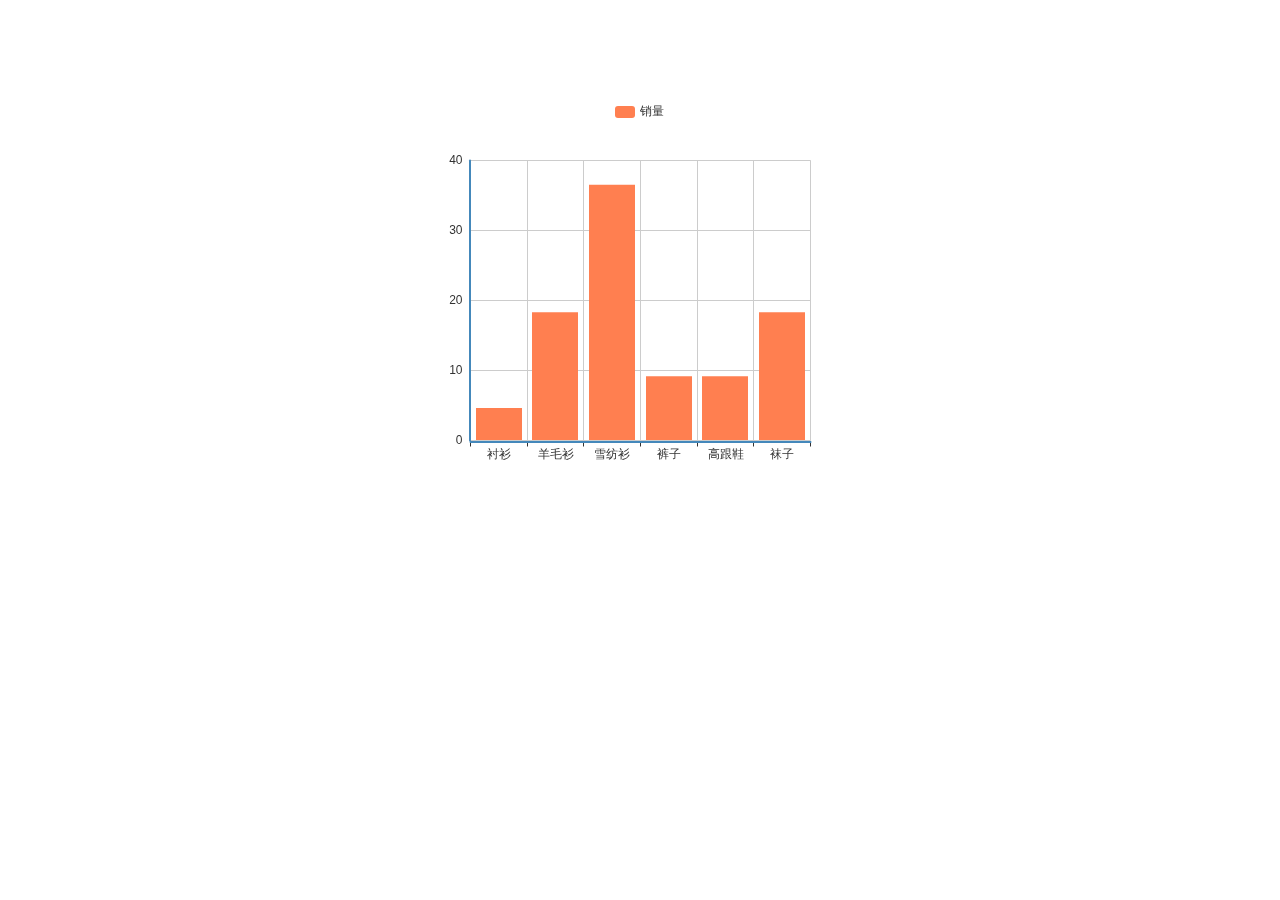
<file: echarts图表/index.html>
<!DOCTYPE html>
<html>
<head>
	<title>echart</title>
	<style type="text/css">
		#box {
			width:500px; height:400px; background:#20b2aa; margin:100px auto;
		}
	</style>
</head>
<body>
	<div id="box">
		
	</div>
	<script src="./dist/echarts.js"></script>
	<script>
		require.config({
			paths:{
				 echarts:'./dist'
				//echarts: 'http://echarts.baidu.com/build/dist'
			}
		});

		require(
           [
               'echarts',
               'echarts/chart/bar' // 使用柱状图就加载bar模块，按需加载
           ],
           function (ec) {
               // 基于准备好的dom，初始化echarts图表
               var box = ec.init(document.getElementById('box')); 
               
               var option = {
                   tooltip: {
                       show: true
                   },
                   legend: {
                       data:['销量']
                   },
                   xAxis : [
                       {
                           type : 'category',
                           data : ["衬衫","羊毛衫","雪纺衫","裤子","高跟鞋","袜子"]
                       }
                   ],
                   yAxis : [
                       {
                           type : 'value'
                       }
                   ],
                   series : [
                       {
                           "name":"销量",
                           "type":"bar",
                           "data":[5, 20, 40, 10, 10, 20]
                       }
                   ]
               };
       
               // 为echarts对象加载数据 
               box.setOption(option); 
           }
       );
	</script>
</body>
</html>
</file>
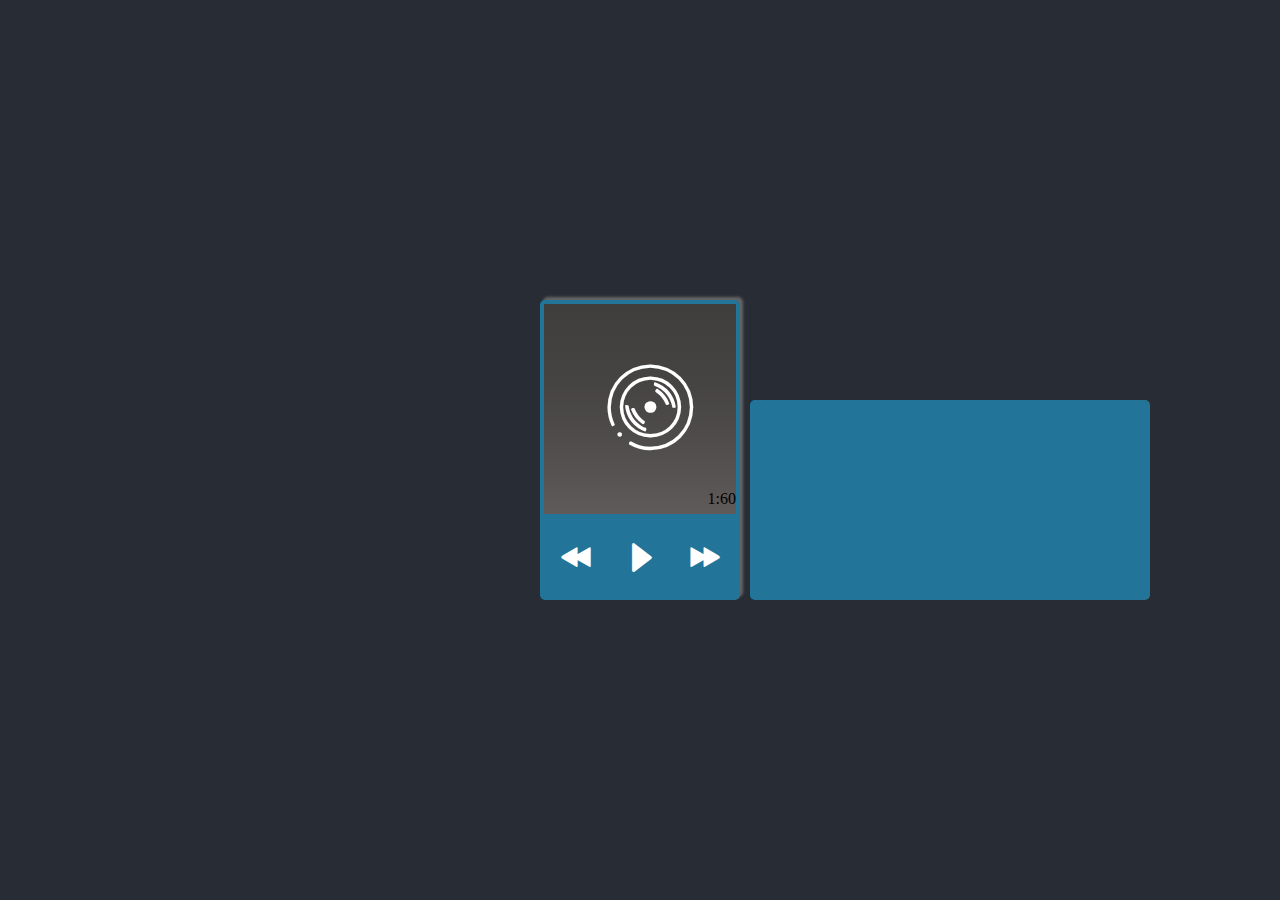
<file: 播放器/index.html>
<!DOCTYPE html>
<html lang="en">
<head>
	<meta charset="UTF-8"/>
	<title>music</title>
	<link rel="stylesheet" type="text/css" href="./css/iconfont.css">
	<link rel="stylesheet" type="text/css" href="./css/index.css">	
	<script src="./js/utils.js"></script>
</head>
<body>
	<!-- <audio src="./music/1.mp3" controls=""></autio> -->
	<div id="box">
		<p class="songtitle"></p>
		<div class="screen">
			<i class="iconfont icon-music"></i>
			<div class="progress">
				<div class="time">1:60</div>
				<div class="bar"></div>
			</div>
		</div>
		<div class="btns">
			<i class="prev iconfont icon-shangyishou"></i>
			<i class="play iconfont icon-bofang"></i>
			<i class="pause iconfont icon-pause"></i>
			<i class="next iconfont icon-xiayishou"></i>
		</div>
		<div id="track">
			<b class="item"></b>
		</div>
	</div>
	<script>
		//元素居中
		function _center(dom){
		    dom.style.position = 'absolute';
		    dom.style.top = '50%';
		    dom.style.left = '50%';
		    dom.style['margin-top'] = - dom.offsetHeight / 2 + 'px';
		    dom.style['margin-left'] = - dom.offsetWidth / 2 + 'px';
		}
		//定义音乐类
		class Music {
			constructor() {
				this.musicDom = null
				this.songs=[]
				this.index=0
			}
			//生成一个audio标签
			init(){
				this.musicDom = document.createElement('audio')
			}
			//添加音乐
			add(src){
				this.songs.push(src)
			}
			//播放指定音乐
			mPlay(){
				this.musicDom.src = this.songs[this.index]
				this.musicDom.play()
			}
			//暂停
			mPause(){
				this.musicDom.pause()
			}
			//下一首
			mNext(){
				this.index++
				let len = this.songs.length
				if(this.index >= len){
					this.index = 0
				}
				this.mPlay()
			}
			//上一首
			mPrev(){
				this.index--
				let len = this.songs.length
				if(this.index < 0 ){
					this.index = len-1
				}
				this.mPlay()
			}
			//获取歌曲题目
			getSongTitle(){
				let songTitle = ''
				songTitle = this.songs[this.index].split('/')[2].split('.')[0]
				return songTitle
			}
			//获取当前播放时间
			/*getSongCurTime(){
				muc.musicDom.ontimeupdate = function(){
					if(!this.musicDom) return;
					let curTime = this.musicDom.currentTime
					let m = curTime/60|0
					let s = curTime%60
					let curT = (m<10? '0'+m : m) + ':' + (s<10 ? '0'+s : s)
					console.log(curT)
				}
			}*/
		}
		//居中屏幕
		let box = $('#box')
		_center(box)//居中
		let micon = $('.icon-music')[0]
		_center(micon)

		let muc = new Music();
		muc.init()
		function getSongCurTime(){
			let curTime = muc.musicDom.currentTime
			let m = curTime/60|0
			let s = curTime%60|0
			let curT = (m<10? '0'+m : m) + ':' + (s<10 ? '0'+s : s)
			console.log(curT)
			return curT
		}

		setInterval(muc.getSongCurTime,1000)

		muc.add('./music/就算我唱遍所有情歌.mp3')
		muc.add('./music/我如此爱你.mp3')
		muc.add('./music/在这世界上没有天使.mp3')
		//muc.mPlay(0)

		

		let play = $('.icon-bofang')[0]
		let pause = $('.icon-pause')[0]
		let prev = $('.icon-shangyishou')[0]
		let next = $('.icon-xiayishou')[0]
		let mlogo = $('.icon-music')[0]
		let songtitle = $('.songtitle')[0]
		let time = $('.time')[0]
		let bar = $('.bar')[0]
		let track = $('#track')
		let trackitem = $('.item',track)[0]
		console.log(trackitem)
		

		play.onclick = function(){
			playOrPause(true)
			muc.mPlay(muc.index)
			songtitle.innerHTML = muc.getSongTitle()
		}
		pause.onclick = function(){
			playOrPause(false)
			muc.mPause()
		}
		next.onclick = function(){
			muc.mNext()
			playOrPause(true)
			songtitle.innerHTML = muc.getSongTitle()
		}
		prev.onclick = function(){
			muc.mPrev()
			playOrPause(true)
			songtitle.innerHTML = muc.getSongTitle()
		}

		function playOrPause(status){
			if(status){
				play.style.display = 'none'
				pause.style.display = 'block'
				mlogo.classList.add('musiclogo')
			}else{
				play.style.display = 'block'
				pause.style.display = 'none'
				mlogo.classList.remove('musiclogo')
			}
		}

		//每次更新时间触发该函数
		muc.musicDom.ontimeupdate = function(){
			let curTime = muc.musicDom.currentTime
			let m = curTime/60|0
			let s = curTime%60|0
			let curT = (m<10? '0'+m : m) + ':' + (s<10 ? '0'+s : s)
			//当前播放时间
			time.innerHTML = curT
			console.log(33)
			//进度条
			let nowWidthPercent = curTime/muc.musicDom.duration
			bar.style.width = nowWidthPercent*100 + '%'
			//音轨条
			let trackitems = $('.item',track)
			for(let i=0; i<trackitems.length; i++){
				trackitems[i].style.height = Math.random()*150 + 'px'
			}

		}
		//音轨
		function createTrack(){
			let trackWidth = track.clientWidth
			let trackItemWidth = trackitem.offsetWidth+5
			let maxNum = (trackWidth/trackItemWidth)|0
			
			let html = ''
			for(let i=0; i<maxNum; i++){
				html+= `<b class="item" style="left:${ i*trackItemWidth }px;"></b>`
			}
			console.log(trackItemWidth)
			track.innerHTML = html;
		}
		createTrack()
	</script>
</body>
</html>
</file>
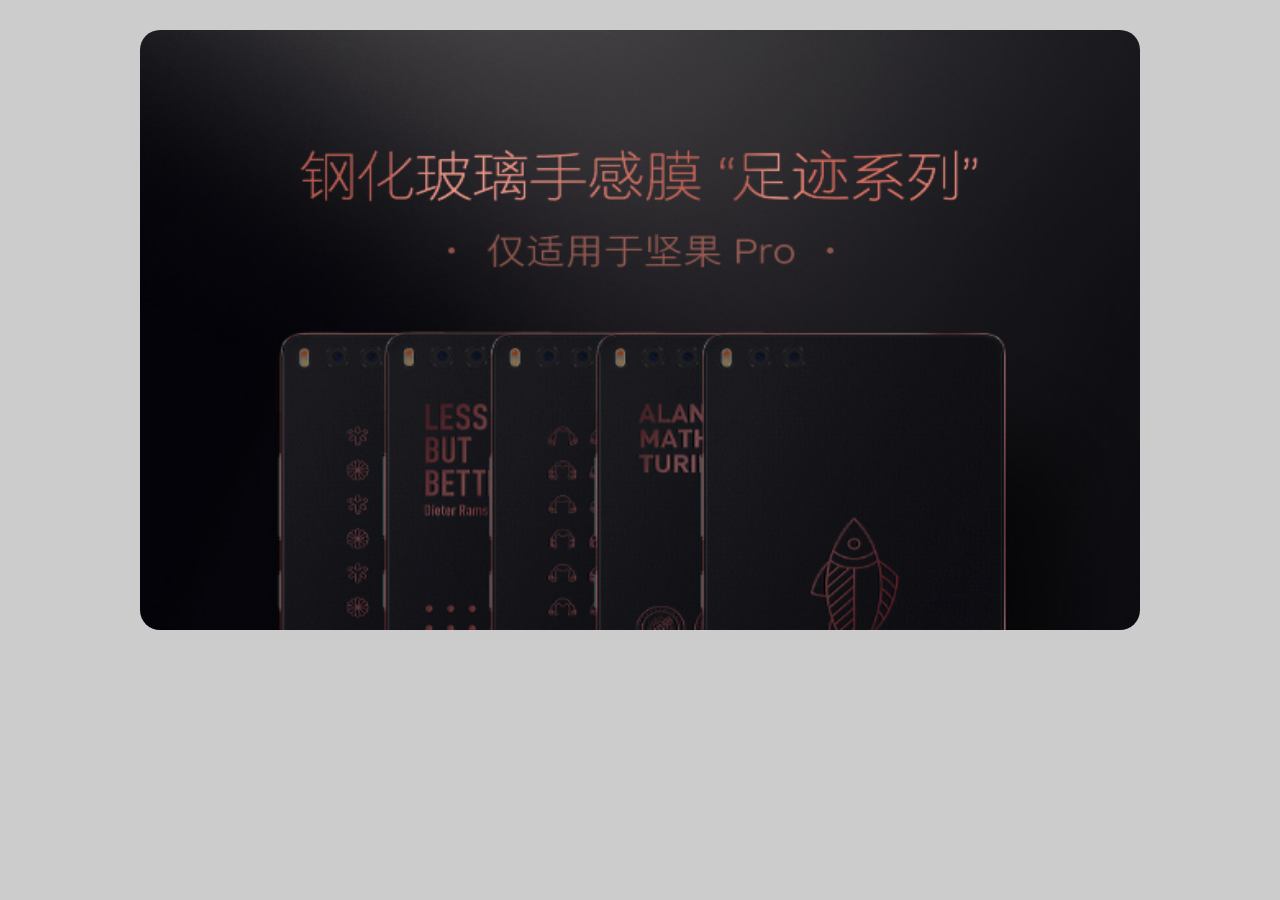
<file: 锤子首页banner/index.html>
<!DOCTYPE html>
<html>
<head>
	<title>锤子</title>
	<style type="text/css">
		body {
			margin:0;
			background:#ccc;
		}
		#box {
			width:1000px;
			margin:30px auto;
			perspective: 800px;
			transform-style:preserve-3d;
			transform-origin: 50% 50%;
			

		}
		#imgbox {
			width:1000px;
			height:600px;
			border-radius:20px;
			overflow: hidden;
		}
		img	{
			width:1000px;
			height:600px;
			-transform:rotateY(10deg);
			-transition:all .1s;
		}
	</style>
</head>
<body>
	<div id="box">
		<div id="imgbox">
			<img id="img" src="./1.jpg">
		</div>
	</div>
	<script>
		let imgW = 1/2*img.offsetWidth;
		let imgH = 1/2*img.offsetHeight;

		imgbox.onmousemove = function(ev){
			imgbox.style.transition = '0s'
			let mX = ev.clientX - box.offsetLeft;
			let mY = ev.clientY - box.offsetTop;

			let rounX = (imgW - mX)/imgW;//x轴 左边：正  右边：负
			let rounY = (imgH - mY)/imgH;//y轴 上边：正  下边：负

			imgbox.style.transform = `rotateY(${-rounX*10}deg) rotateX(${rounY*10}deg)`
		}
		imgbox.onmouseout = function(){
			imgbox.style.transition = '0.2s'
			imgbox.style.transform = `rotateY(0deg) rotateX(0deg)`
		}
	</script>
</body>
</html>
</file>
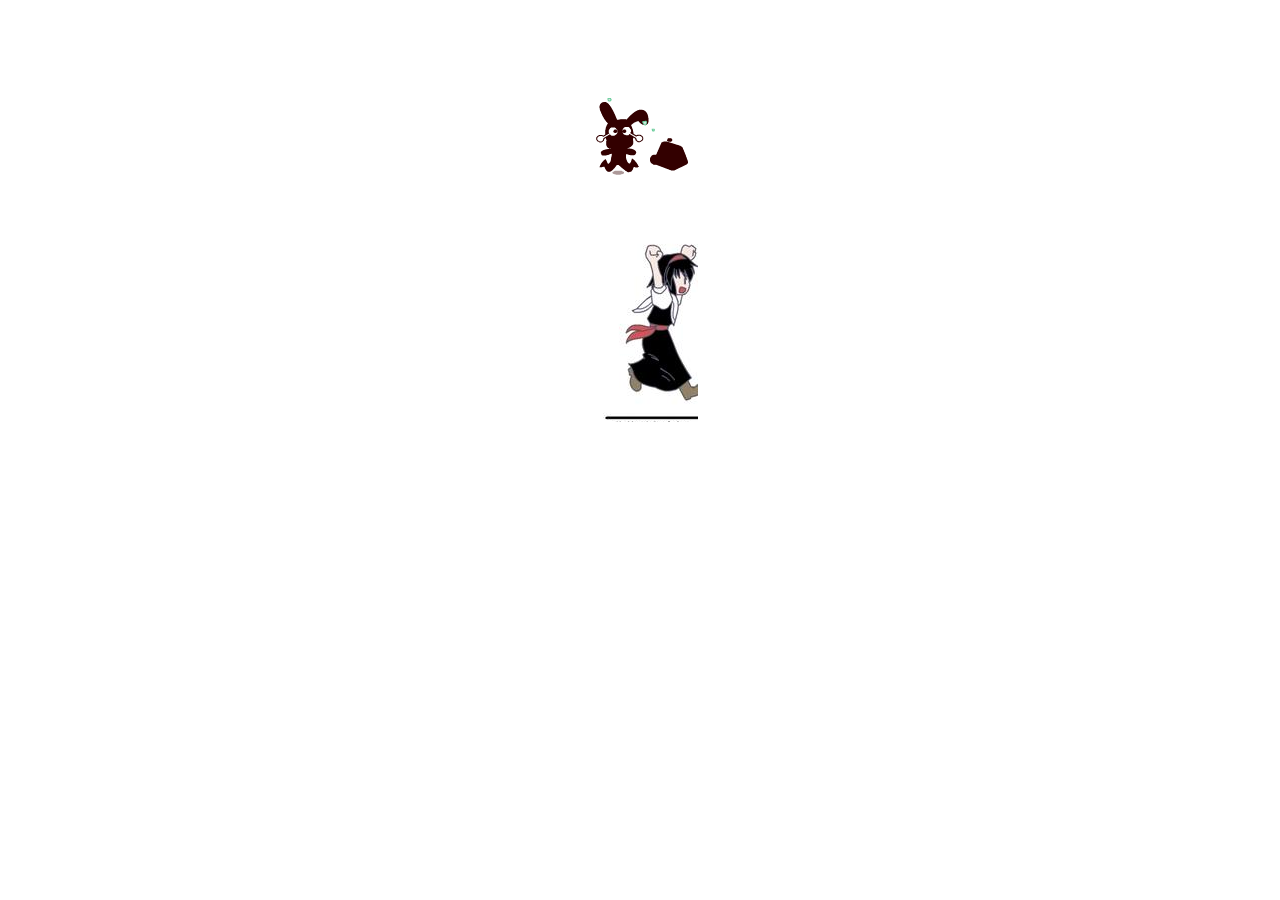
<file: 帧动画/animation.html>
<!DOCTYPE html>
<html lang="en">
<head>
    <meta charset="UTF-8">
    <meta name="viewport" content="width=device-width, initial-scale=1.0">
    <meta http-equiv="X-UA-Compatible" content="ie=edge">
    <title>Document</title>
    <style>
        #rabbit{
            width:102px;
            height:90px;
            margin:0 auto;
        }
        #girl{
            width:115px;
            height:180px;
            margin:0 auto;
        }
        
    </style>
</head>
<body>
    <br/>
    <br/>
    <br/>
    <br/>
    <br/>
    <div id="rabbit"></div>
    <br/>
    <br/>
    <br/>
    <div id="girl"></div>
    <script>
        /* 1.在动画控制上不够灵活
        　　2.兼容性不好
        　　3.部分动画功能无法实现（如滚动动画，视差滚动等）
        　　JavaScript的动画正好弥补了这两个缺点，控制能力很强，可以单帧的控制、变换，同时写得好完全可以兼容IE6，并且功能强大。但想想CSS动画的transform矩阵是C++级的计算，必然要比javascript级的计算要快。另外对库的依赖也是一个很让人头疼的问题。
        　　所以，对于一些复杂控制的动画，使用javascript会比较靠谱。而在实现一些小的交互动效的时候，就多考虑考虑CSS吧。
        */
        let imgUrl = 'rabbit-lose.png';
        let positions = ["0 0", "-163 0", "-327 0", "-491 0", "-655 0", "-819 0", "0 -135", "-166 -135", "-333 -135", "-500 -135", "-668 -135", "-835 -135", "0 -262"];
        let rabbit = document.getElementById('rabbit')

        let imgUrl2 = 'girl.jpg';
        let positions2 = ["20 -190", "-104 -190", "-214 -190"];
        let girl = document.getElementById('girl')

        
        animation(rabbit,positions,imgUrl)
        animation(girl,positions2,imgUrl2)
        // 原理：改变图片的位置，实现动画帧；
        // el   doc元素
        // positions  图片的位置，数组
        // imgUrl  图片地址
        function animation(el,positions,imgUrl){
            // 引入背景图
            el.style.backgroundImage = 'url('+imgUrl+')';
            el.style.backgroundRepeat = 'no-repeat';

            let index = 0;// 获取图片位置的索引
            let timer = 0;
            //run是用来切换图片位置的
            function run(){
               // console.log(positions[index])
                let position = positions[index].split(' ');
                console.log(position)
                // 注意x轴坐标后留空格
                el.style.backgroundPosition = position[0] + 'px '+ position[1] + 'px'
                //console.log(el.style.backgroundPosition)
                index++;
                if(index >= positions.length){
                    index = 0;
                }
                clearInterval(timer)
                timer = setInterval(run,100)
            }
            run()
        }
    </script>
</body>
</html>
</file>
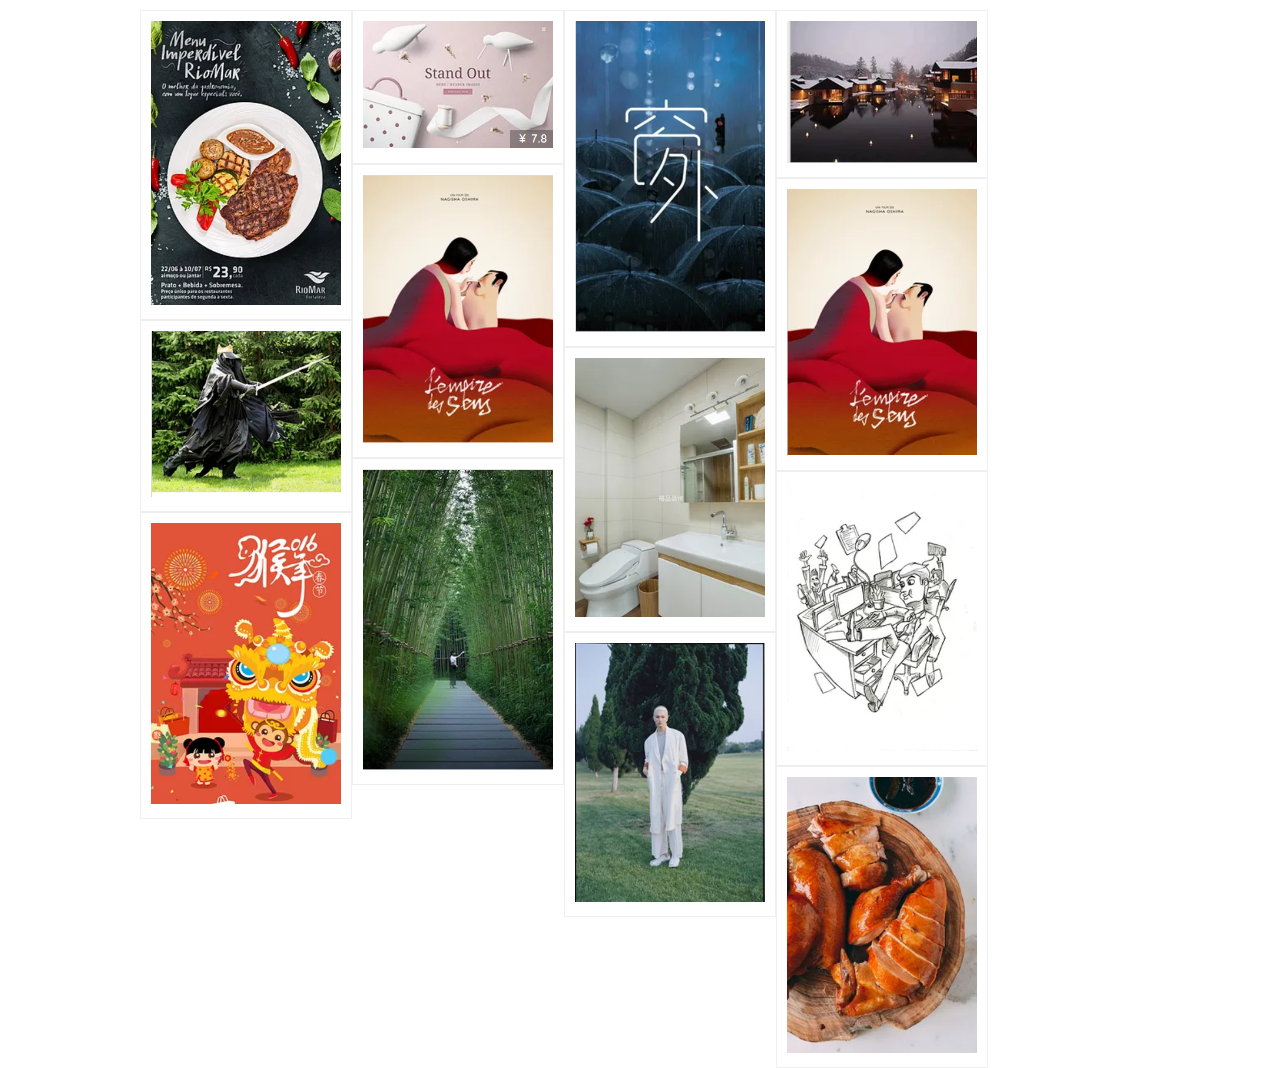
<file: 瀑布流/cc.html>
<!DOCTYPE html> 
<html> 
<head> 
<meta http-equiv="Content-Type" content="text/html; charset=UTF-8"> 
<title>瀑布流布局</title> 
<style type="text/css"> 
body{margin:0; font-family:微软雅黑;} 
#flow-box{
    margin:10px auto 0 auto;
    padding:0; 
    position:relative;
    width: 1000px;   
 } 
#flow-box li{ 
    width:190px; 
    position:absolute; 
    padding:10px; 
    border:solid 1px #efefef; 
    list-style:none; 
}
#flow-box li img{
    width:100%;
} 

</style> 
</head> 
<body> 
<ul id="flow-box"> 
    <li><img src="./images/1.png"/></li> 
    <li><img src="./images/2.png"/></li> 
    <li><img src="./images/3.png"/></li> 
    <li><img src="./images/4.png"/></li> 
    <li><img src="./images/5.png"/></li> 
    <li><img src="./images/6.png"/></li> 
    <li><img src="./images/7.png"/></li> 
    <li><img src="./images/8.png"/></li> 
    <li><img src="./images/9.png"/></li> 
    <li><img src="./images/10.png"/></li> 
    <li><img src="./images/11.png"/></li> 
    <li><img src="./images/12.png"/></li> 
    <li><img src="./images/13.png"/></li> 
    </ul> 

<script>
    window.onload =function(){  //图片加载完成以后再计算图片的高度
        let liAll =document.getElementsByTagName("li"); 
        let box= document.getElementById("flow-box");

        let lie =Math.floor(box.offsetWidth/liAll[0].offsetWidth);
        let hArr =[]   
        for(let i=0;i<lie;i++){
            hArr.push(0)
        }       
        let n=0
      
        for(var z=0;z<liAll.length;z++){      //因为第一排是4张，开始从第五张循环
                for(let y =0;y<hArr.length;y++){ //循环hArr数组 获取每列高度最小的那一列的，列数；
                    if(hArr[y] ==Math.min(...hArr)){  
                        n=y  
                        break;
                    }
                }  
                liAll[z].style.top = Math.min(...hArr)+"px"   //每张图都是放在高度最小的那一列的下面
                hArr[n]= Math.min(...hArr)+ liAll[z].offsetHeight;   //放好图片更新每一列的高度
            
                liAll[z].style.left=liAll[n].offsetWidth*n+"px";    //每张图的left都为高度最小的列的那个left
            
            
        }
      
    }
    
    
</script>
</body> 
</html>
</file>
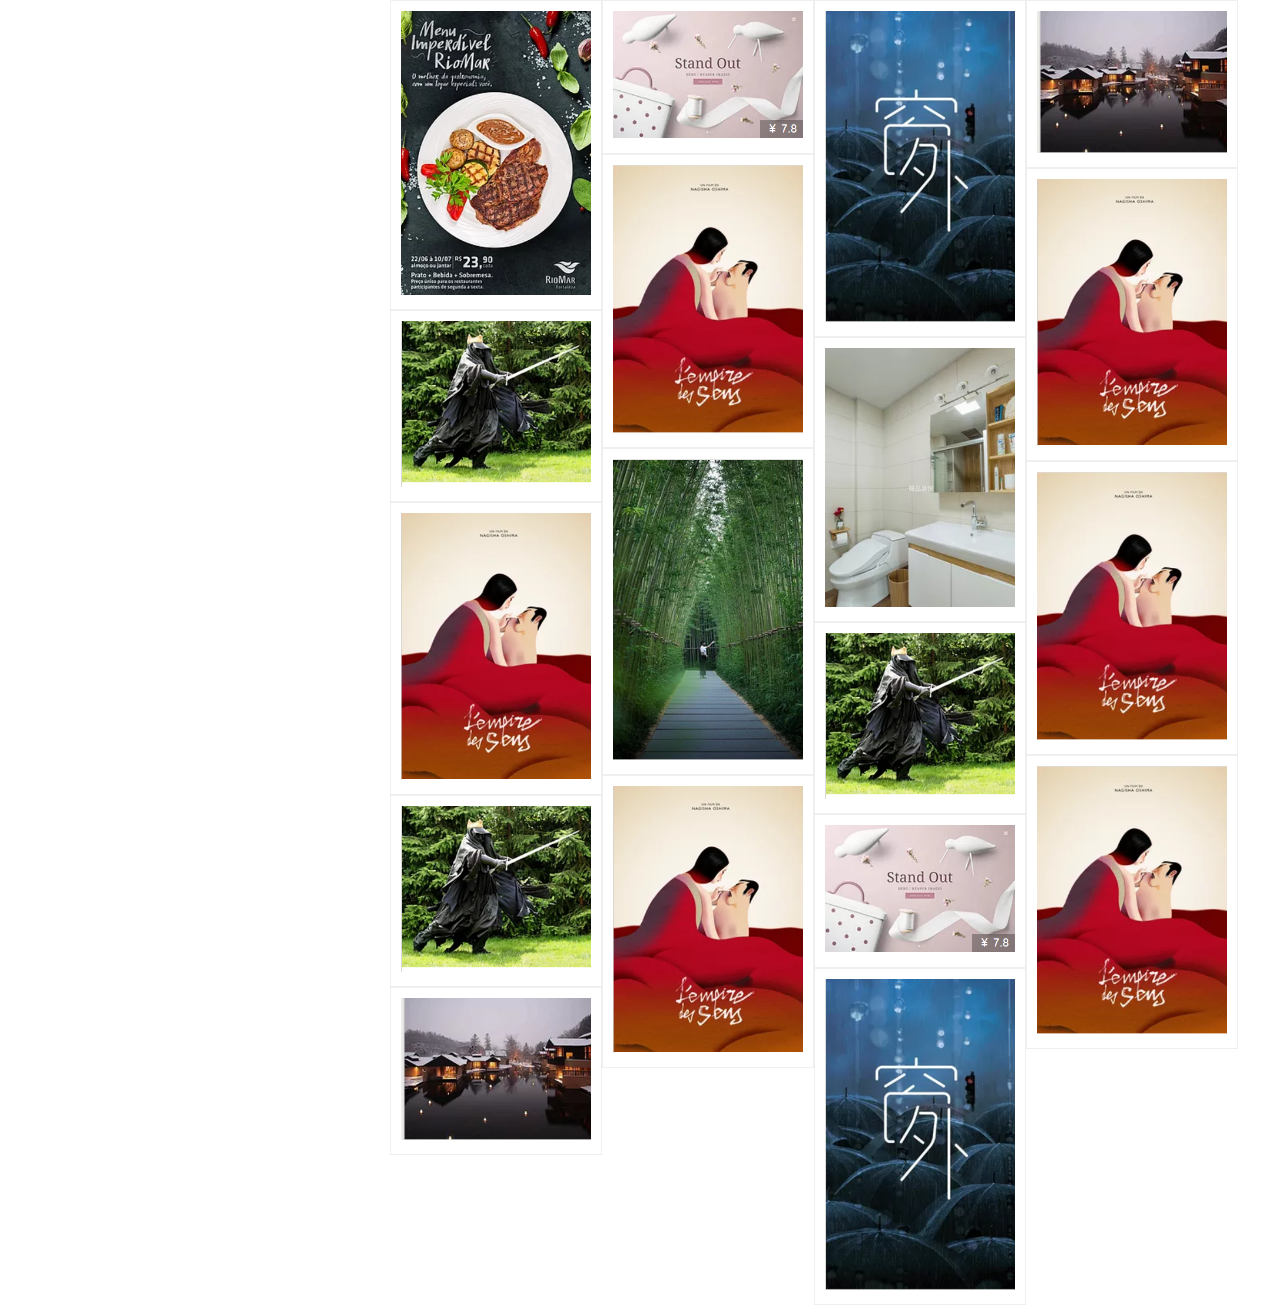
<file: 瀑布流/瀑布流.html>
<!DOCTYPE html> 
<html> 
<head> 
<meta http-equiv="Content-Type" content="text/html; charset=UTF-8"> 
<title>瀑布流布局</title> 
<style type="text/css"> 
    *{
        margin: 0;
        padding: 0;
    }

#flow-box{
    margin:0 auto;
    padding:0; 
    position:relative;
    width: 500px;
  
   
 } 
#flow-box li{ 
    width:190px; 
    position:absolute; 
    padding:10px; 
    border:solid 1px #efefef; 
    list-style:none; 
}
#flow-box li img{
    width:100%;
} 

</style> 
</head> 
<body> 
<ul id="flow-box"> 
    <li><img src="./images/1.png"/></li> 
    <li><img src="./images/2.png"/></li> 
    <li><img src="./images/3.png"/></li> 
    <li><img src="./images/4.png"/></li> 
    <li><img src="./images/5.png"/></li> 
    <li><img src="./images/6.png"/></li> 
    <li><img src="./images/7.png"/></li> 
    <li><img src="./images/8.png"/></li> 
    <li><img src="./images/9.png"/></li> 
     <li><img src="./images/5.png"/></li> 
    <li><img src="./images/6.png"/></li> 
    <li><img src="./images/7.png"/></li> 
     <li><img src="./images/5.png"/></li> 
    <li><img src="./images/6.png"/></li> 
    <li><img src="./images/7.png"/></li> 
     <li><img src="./images/2.png"/></li> 
    <li><img src="./images/3.png"/></li> 
    <li><img src="./images/4.png"/></li> 
</ul> 

<script>
    let box=document.getElementById("flow-box");
    window.onload =function(){  //图片加载完成以后再计算图片的高度
      function fn(){
        let liAll =document.getElementsByTagName("li");       
        let hArr =[]
        let n=0
        for(var j=0;j<4;j++){ //因为宽度/每个li的宽度，取整为4  所以先放前4张图片
            liAll[j].style.left= liAll[j].offsetWidth*j+"px";  //每张图片的left值就为宽度*张数；
            hArr.push(liAll[j].offsetHeight) //将每列的高度放入新数组中；
        }; 
        console.log(hArr)  
        for(var z=4;z<liAll.length;z++){      //因为第一排是4张，开始从第五张循环
                for(let y =0;y<hArr.length;y++){ //循环hArr数组 获取每列高度最小的那一列的，列数；
                    if(hArr[y] ==Math.min(...hArr)){  
                        n=y  
                    }
                }  
                liAll[z].style.top = Math.min(...hArr)+"px"   //每张图都是放在高度最小的那一列的下面

                hArr[n]= Math.min(...hArr)+ liAll[z].offsetHeight;   //放好图片更新每一列的高度
            
                liAll[z].style.left=liAll[n].offsetWidth*n+"px";    //每张图的left都为高度最小的列的那个left
        }
      }
     fn()
      
       
    let imgArr =["./images/1.png","./images/2.png","./images/3.png","./images/4.png","./images/5.png","./images/6.png","./images/7.png"]
    console.log(liAll[liAll.length-4])
    window.onscroll =function(){
        
        let n=Math.floor(Math.random()*7);
        
        let liAll =document.getElementsByTagName("li"); 

            if(liAll[liAll.length-4].getBoundingClientRect().bottom < document.documentElement.clientHeight){
                let newImg =document.createElement("img")
                newImg.src=`./images/${n+1}.png`
                let newLi =document.createElement("li")
                newLi.appendChild(newImg);
                box.appendChild(newLi)
                fn()
            }   
       }
    }
    
        
</script>
</body> 
</html>
</file>
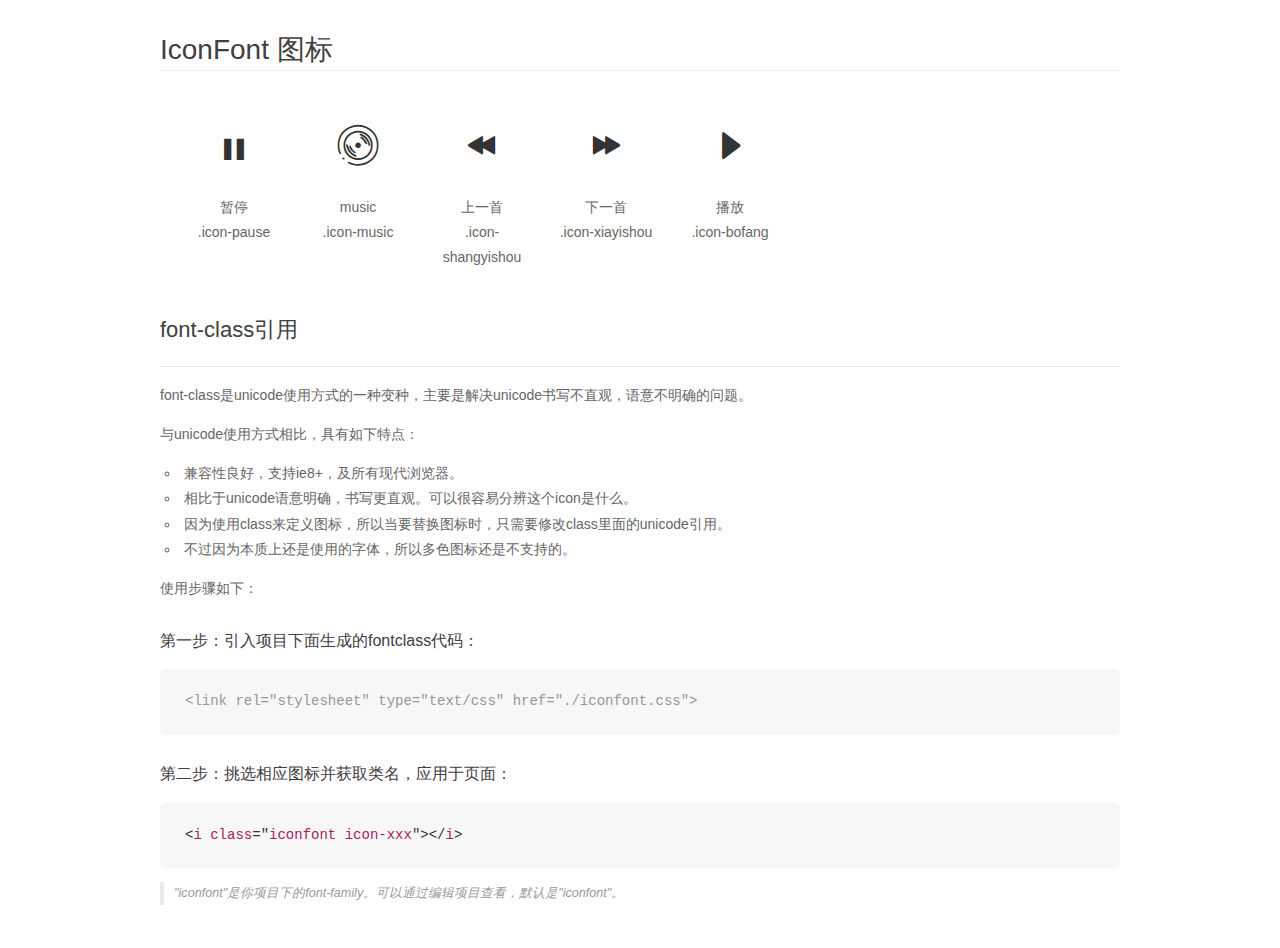
<file: 播放器/css/demo_fontclass.html>
<!DOCTYPE html>
<html>
<head>
    <meta charset="utf-8"/>
    <title>IconFont</title>
    <link rel="stylesheet" href="demo.css">
    <link rel="stylesheet" href="iconfont.css">
</head>
<body>
    <div class="main markdown">
        <h1>IconFont 图标</h1>
        <ul class="icon_lists clear">
            
                <li>
                <i class="icon iconfont icon-pause"></i>
                    <div class="name">暂停</div>
                    <div class="fontclass">.icon-pause</div>
                </li>
            
                <li>
                <i class="icon iconfont icon-music"></i>
                    <div class="name">music</div>
                    <div class="fontclass">.icon-music</div>
                </li>
            
                <li>
                <i class="icon iconfont icon-shangyishou"></i>
                    <div class="name">上一首</div>
                    <div class="fontclass">.icon-shangyishou</div>
                </li>
            
                <li>
                <i class="icon iconfont icon-xiayishou"></i>
                    <div class="name">下一首</div>
                    <div class="fontclass">.icon-xiayishou</div>
                </li>
            
                <li>
                <i class="icon iconfont icon-bofang"></i>
                    <div class="name">播放</div>
                    <div class="fontclass">.icon-bofang</div>
                </li>
            
        </ul>

        <h2 id="font-class-">font-class引用</h2>
        <hr>

        <p>font-class是unicode使用方式的一种变种，主要是解决unicode书写不直观，语意不明确的问题。</p>
        <p>与unicode使用方式相比，具有如下特点：</p>
        <ul>
        <li>兼容性良好，支持ie8+，及所有现代浏览器。</li>
        <li>相比于unicode语意明确，书写更直观。可以很容易分辨这个icon是什么。</li>
        <li>因为使用class来定义图标，所以当要替换图标时，只需要修改class里面的unicode引用。</li>
        <li>不过因为本质上还是使用的字体，所以多色图标还是不支持的。</li>
        </ul>
        <p>使用步骤如下：</p>
        <h3 id="-fontclass-">第一步：引入项目下面生成的fontclass代码：</h3>


        <pre><code class="lang-js hljs javascript"><span class="hljs-comment">&lt;link rel="stylesheet" type="text/css" href="./iconfont.css"&gt;</span></code></pre>
        <h3 id="-">第二步：挑选相应图标并获取类名，应用于页面：</h3>
        <pre><code class="lang-css hljs">&lt;<span class="hljs-selector-tag">i</span> <span class="hljs-selector-tag">class</span>="<span class="hljs-selector-tag">iconfont</span> <span class="hljs-selector-tag">icon-xxx</span>"&gt;&lt;/<span class="hljs-selector-tag">i</span>&gt;</code></pre>
        <blockquote>
        <p>"iconfont"是你项目下的font-family。可以通过编辑项目查看，默认是"iconfont"。</p>
        </blockquote>
    </div>
</body>
</html>
</file>
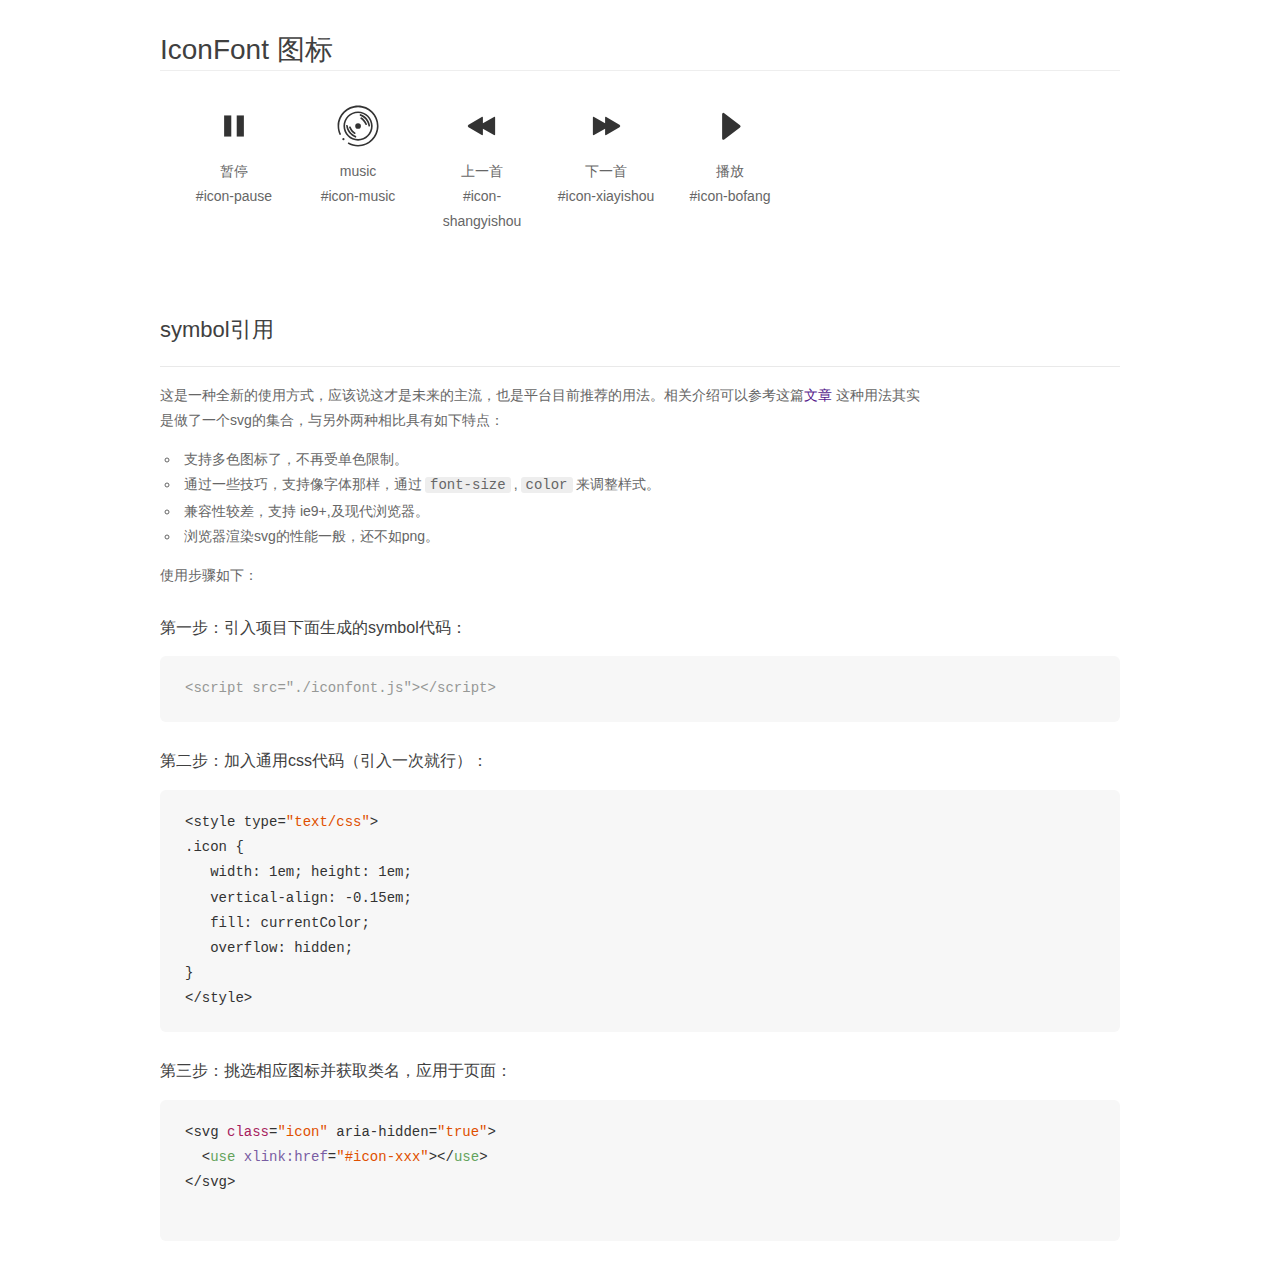
<file: 播放器/css/demo_symbol.html>
<!DOCTYPE html>
<html>
<head>
    <meta charset="utf-8"/>
    <title>IconFont</title>
    <link rel="stylesheet" href="demo.css">
    <script src="iconfont.js"></script>

    <style type="text/css">
        .icon {
          /* 通过设置 font-size 来改变图标大小 */
          width: 1em; height: 1em;
          /* 图标和文字相邻时，垂直对齐 */
          vertical-align: -0.15em;
          /* 通过设置 color 来改变 SVG 的颜色/fill */
          fill: currentColor;
          /* path 和 stroke 溢出 viewBox 部分在 IE 下会显示
             normalize.css 中也包含这行 */
          overflow: hidden;
        }

    </style>
</head>
<body>
    <div class="main markdown">
        <h1>IconFont 图标</h1>
        <ul class="icon_lists clear">
            
                <li>
                    <svg class="icon" aria-hidden="true">
                        <use xlink:href="#icon-pause"></use>
                    </svg>
                    <div class="name">暂停</div>
                    <div class="fontclass">#icon-pause</div>
                </li>
            
                <li>
                    <svg class="icon" aria-hidden="true">
                        <use xlink:href="#icon-music"></use>
                    </svg>
                    <div class="name">music</div>
                    <div class="fontclass">#icon-music</div>
                </li>
            
                <li>
                    <svg class="icon" aria-hidden="true">
                        <use xlink:href="#icon-shangyishou"></use>
                    </svg>
                    <div class="name">上一首</div>
                    <div class="fontclass">#icon-shangyishou</div>
                </li>
            
                <li>
                    <svg class="icon" aria-hidden="true">
                        <use xlink:href="#icon-xiayishou"></use>
                    </svg>
                    <div class="name">下一首</div>
                    <div class="fontclass">#icon-xiayishou</div>
                </li>
            
                <li>
                    <svg class="icon" aria-hidden="true">
                        <use xlink:href="#icon-bofang"></use>
                    </svg>
                    <div class="name">播放</div>
                    <div class="fontclass">#icon-bofang</div>
                </li>
            
        </ul>


        <h2 id="symbol-">symbol引用</h2>
        <hr>

        <p>这是一种全新的使用方式，应该说这才是未来的主流，也是平台目前推荐的用法。相关介绍可以参考这篇<a href="">文章</a>
        这种用法其实是做了一个svg的集合，与另外两种相比具有如下特点：</p>
        <ul>
          <li>支持多色图标了，不再受单色限制。</li>
          <li>通过一些技巧，支持像字体那样，通过<code>font-size</code>,<code>color</code>来调整样式。</li>
          <li>兼容性较差，支持 ie9+,及现代浏览器。</li>
          <li>浏览器渲染svg的性能一般，还不如png。</li>
        </ul>
        <p>使用步骤如下：</p>
        <h3 id="-symbol-">第一步：引入项目下面生成的symbol代码：</h3>
        <pre><code class="lang-js hljs javascript"><span class="hljs-comment">&lt;script src="./iconfont.js"&gt;&lt;/script&gt;</span></code></pre>
        <h3 id="-css-">第二步：加入通用css代码（引入一次就行）：</h3>
        <pre><code class="lang-js hljs javascript">&lt;style type=<span class="hljs-string">"text/css"</span>&gt;
.icon {
   width: <span class="hljs-number">1</span>em; height: <span class="hljs-number">1</span>em;
   vertical-align: <span class="hljs-number">-0.15</span>em;
   fill: currentColor;
   overflow: hidden;
}
&lt;<span class="hljs-regexp">/style&gt;</span></code></pre>
        <h3 id="-">第三步：挑选相应图标并获取类名，应用于页面：</h3>
        <pre><code class="lang-js hljs javascript">&lt;svg <span class="hljs-class"><span class="hljs-keyword">class</span></span>=<span class="hljs-string">"icon"</span> aria-hidden=<span class="hljs-string">"true"</span>&gt;<span class="xml"><span class="hljs-tag">
  &lt;<span class="hljs-name">use</span> <span class="hljs-attr">xlink:href</span>=<span class="hljs-string">"#icon-xxx"</span>&gt;</span><span class="hljs-tag">&lt;/<span class="hljs-name">use</span>&gt;</span>
</span>&lt;<span class="hljs-regexp">/svg&gt;
        </span></code></pre>
    </div>
</body>
</html>
</file>
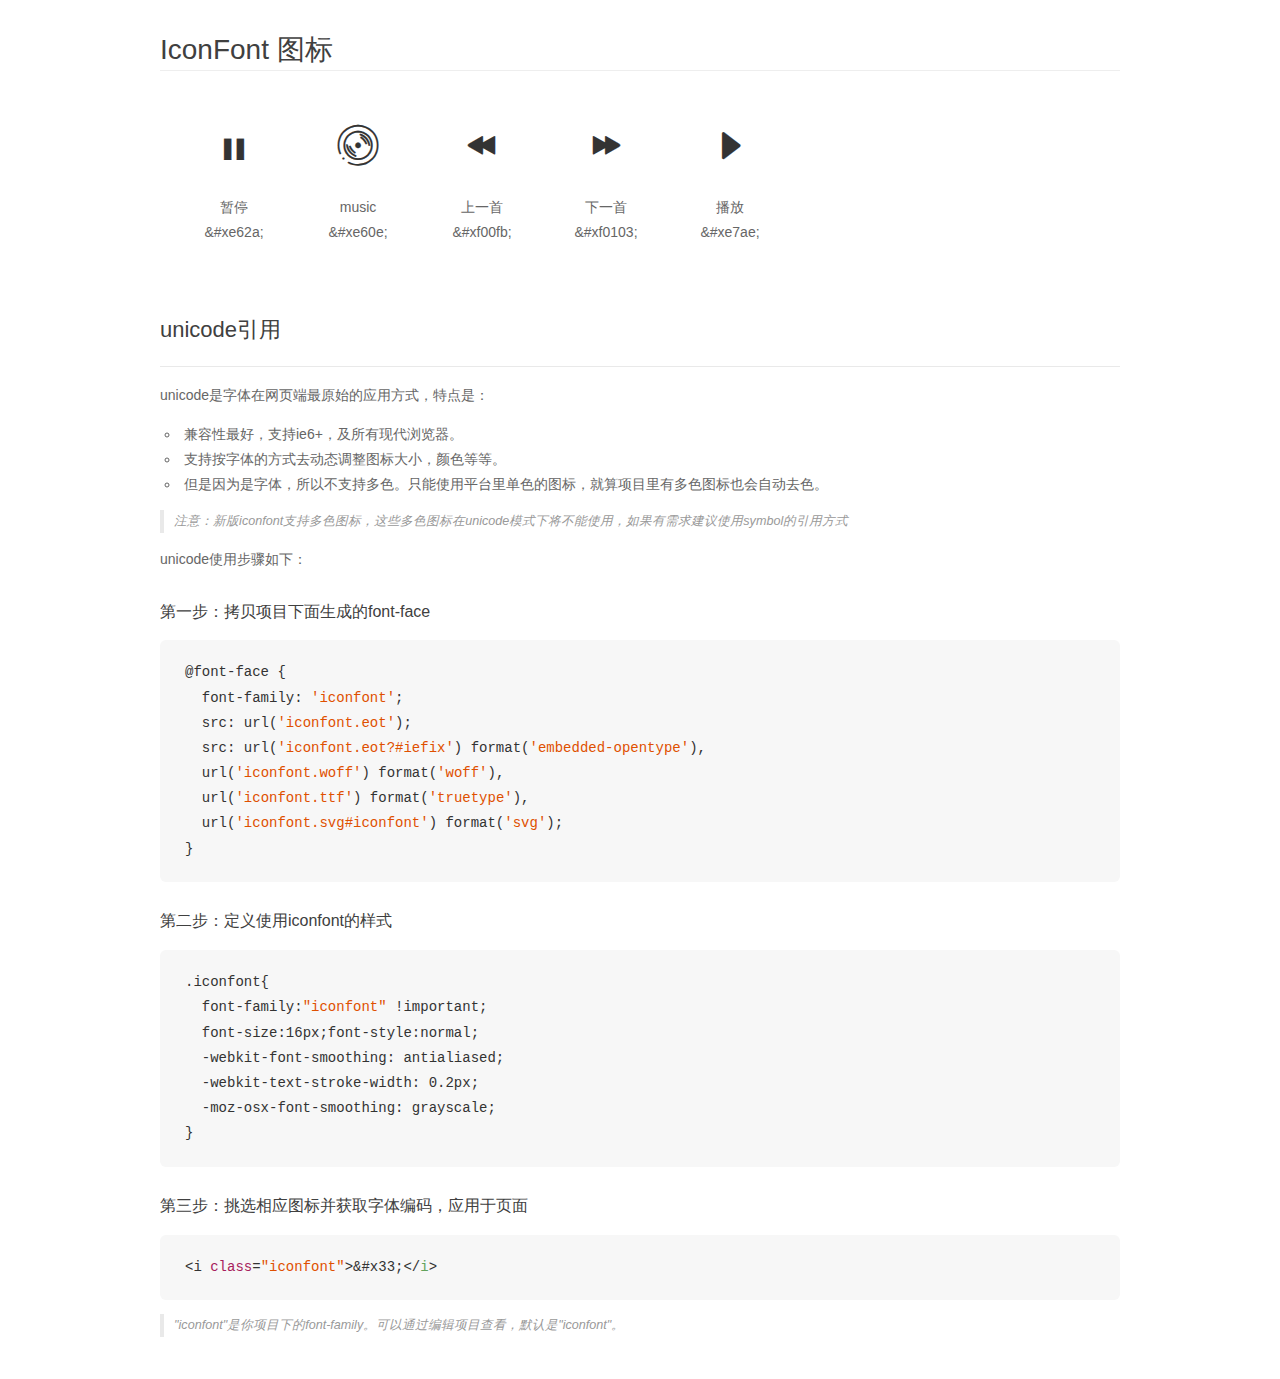
<file: 播放器/css/demo_unicode.html>
<!DOCTYPE html>
<html>
<head>
    <meta charset="utf-8"/>
    <title>IconFont</title>
    <link rel="stylesheet" href="demo.css">

    <style type="text/css">

        @font-face {font-family: "iconfont";
          src: url('iconfont.eot'); /* IE9*/
          src: url('iconfont.eot#iefix') format('embedded-opentype'), /* IE6-IE8 */
          url('iconfont.woff') format('woff'), /* chrome, firefox */
          url('iconfont.ttf') format('truetype'), /* chrome, firefox, opera, Safari, Android, iOS 4.2+*/
          url('iconfont.svg#iconfont') format('svg'); /* iOS 4.1- */
        }

        .iconfont {
          font-family:"iconfont" !important;
          font-size:16px;
          font-style:normal;
          -webkit-font-smoothing: antialiased;
          -webkit-text-stroke-width: 0.2px;
          -moz-osx-font-smoothing: grayscale;
        }

    </style>
</head>
<body>
    <div class="main markdown">
        <h1>IconFont 图标</h1>
        <ul class="icon_lists clear">
            
                <li>
                <i class="icon iconfont">&#xe62a;</i>
                    <div class="name">暂停</div>
                    <div class="code">&amp;#xe62a;</div>
                </li>
            
                <li>
                <i class="icon iconfont">&#xe60e;</i>
                    <div class="name">music</div>
                    <div class="code">&amp;#xe60e;</div>
                </li>
            
                <li>
                <i class="icon iconfont">&#xf00fb;</i>
                    <div class="name">上一首</div>
                    <div class="code">&amp;#xf00fb;</div>
                </li>
            
                <li>
                <i class="icon iconfont">&#xf0103;</i>
                    <div class="name">下一首</div>
                    <div class="code">&amp;#xf0103;</div>
                </li>
            
                <li>
                <i class="icon iconfont">&#xe7ae;</i>
                    <div class="name">播放</div>
                    <div class="code">&amp;#xe7ae;</div>
                </li>
            
        </ul>
        <h2 id="unicode-">unicode引用</h2>
        <hr>

        <p>unicode是字体在网页端最原始的应用方式，特点是：</p>
        <ul>
        <li>兼容性最好，支持ie6+，及所有现代浏览器。</li>
        <li>支持按字体的方式去动态调整图标大小，颜色等等。</li>
        <li>但是因为是字体，所以不支持多色。只能使用平台里单色的图标，就算项目里有多色图标也会自动去色。</li>
        </ul>
        <blockquote>
        <p>注意：新版iconfont支持多色图标，这些多色图标在unicode模式下将不能使用，如果有需求建议使用symbol的引用方式</p>
        </blockquote>
        <p>unicode使用步骤如下：</p>
        <h3 id="-font-face">第一步：拷贝项目下面生成的font-face</h3>
        <pre><code class="lang-js hljs javascript">@font-face {
  font-family: <span class="hljs-string">'iconfont'</span>;
  src: url(<span class="hljs-string">'iconfont.eot'</span>);
  src: url(<span class="hljs-string">'iconfont.eot?#iefix'</span>) format(<span class="hljs-string">'embedded-opentype'</span>),
  url(<span class="hljs-string">'iconfont.woff'</span>) format(<span class="hljs-string">'woff'</span>),
  url(<span class="hljs-string">'iconfont.ttf'</span>) format(<span class="hljs-string">'truetype'</span>),
  url(<span class="hljs-string">'iconfont.svg#iconfont'</span>) format(<span class="hljs-string">'svg'</span>);
}
</code></pre>
        <h3 id="-iconfont-">第二步：定义使用iconfont的样式</h3>
        <pre><code class="lang-js hljs javascript">.iconfont{
  font-family:<span class="hljs-string">"iconfont"</span> !important;
  font-size:<span class="hljs-number">16</span>px;font-style:normal;
  -webkit-font-smoothing: antialiased;
  -webkit-text-stroke-width: <span class="hljs-number">0.2</span>px;
  -moz-osx-font-smoothing: grayscale;
}
</code></pre>
        <h3 id="-">第三步：挑选相应图标并获取字体编码，应用于页面</h3>
        <pre><code class="lang-js hljs javascript">&lt;i <span class="hljs-class"><span class="hljs-keyword">class</span></span>=<span class="hljs-string">"iconfont"</span>&gt;&amp;#x33;<span class="xml"><span class="hljs-tag">&lt;/<span class="hljs-name">i</span>&gt;</span></span></code></pre>

        <blockquote>
        <p>"iconfont"是你项目下的font-family。可以通过编辑项目查看，默认是"iconfont"。</p>
        </blockquote>
    </div>


</body>
</html>
</file>
<file: 播放器/css/iconfont.css>
@font-face {font-family: "iconfont";
  src: url('iconfont.eot?t=1506784057528'); /* IE9*/
  src: url('iconfont.eot?t=1506784057528#iefix') format('embedded-opentype'), /* IE6-IE8 */
  url('[data-uri]') format('woff'),
  url('iconfont.ttf?t=1506784057528') format('truetype'), /* chrome, firefox, opera, Safari, Android, iOS 4.2+*/
  url('iconfont.svg?t=1506784057528#iconfont') format('svg'); /* iOS 4.1- */
}

.iconfont {
  font-family:"iconfont" !important;
  font-size:16px;
  font-style:normal;
  -webkit-font-smoothing: antialiased;
  -moz-osx-font-smoothing: grayscale;
}

.icon-pause:before { content: "\e62a"; }

.icon-music:before { content: "\e60e"; }

.icon-shangyishou:before { content: "\f00fb"; }

.icon-xiayishou:before { content: "\f0103"; }

.icon-bofang:before { content: "\e7ae"; }
</file>
<file: 播放器/css/index.css>
body,p,ul,li,h3{
	margin:0;
	padding:
}
body{
	background:#282c34;
}
#box {
	width:200px;
	height:300px;
	background:#227499;
	border-radius:5px;
	box-shadow: 3px -3px 3px #666;
}
.screen{
	width:96%;
	height:70%;
	-background:#ccc;
	background: linear-gradient(#403d3d,65%,#5f5b5b);
	margin:2%;
	position:relative;
}
.icon-music{
	color:#fff;
	font-size:88px;
}
.btns{
	width:96%;
	height:26%;
	-background:wheat;
	margin:2%;
	display:flex;
	justify-content: space-around;
	align-items: center;
}
.btns .iconfont {
	font-size:45px;
	color:#fff;
	cursor:pointer;
}
.icon-pause{
	display: none;
}
.songtitle{
	position: absolute;
	width:100%;
	height:25px;
	z-index:5;
	text-align: center;
	color:#fff;
	font-size: 18px;
	line-height:25px;
	margin-top:10px;
}
.musiclogo{
	animation:rotatelogo 5s linear infinite;
}
.progress {
	position: absolute;
	width:100%;	
	-background:#bbb;
	bottom:0;
}
.time {
	height:20px;
	text-align:right;
}
.bar {
	height:4px;
	width:0;
	background: red;
}
@keyframes rotatelogo{
	0%{ transform:rotate(0deg)}
	100%{ transform:rotate(360deg)}
}

#track {
	width:400px;
	height:200px;
	position: absolute;
	left:210px;
	top:100px;
	background:#227499;
	border-radius:5px;
}
#track b {
	width:5px;
	height:0;
	margin-left:5px;
	background:#fff;
	border-radius:2px 2px 0 0;
	position: absolute;
	left:0;
	bottom:0;
}
</file>
<file: 播放器/css/demo.css>
*{margin: 0;padding: 0;list-style: none;}
/*
KISSY CSS Reset
理念：1. reset 的目的不是清除浏览器的默认样式，这仅是部分工作。清除和重置是紧密不可分的。
2. reset 的目的不是让默认样式在所有浏览器下一致，而是减少默认样式有可能带来的问题。
3. reset 期望提供一套普适通用的基础样式。但没有银弹，推荐根据具体需求，裁剪和修改后再使用。
特色：1. 适应中文；2. 基于最新主流浏览器。
维护：玉伯<lifesinger@gmail.com>, 正淳<ragecarrier@gmail.com>
 */

/** 清除内外边距 **/
body, h1, h2, h3, h4, h5, h6, hr, p, blockquote, /* structural elements 结构元素 */
dl, dt, dd, ul, ol, li, /* list elements 列表元素 */
pre, /* text formatting elements 文本格式元素 */
form, fieldset, legend, button, input, textarea, /* form elements 表单元素 */
th, td /* table elements 表格元素 */ {
  margin: 0;
  padding: 0;
}

/** 设置默认字体 **/
body,
button, input, select, textarea /* for ie */ {
  font: 12px/1.5 tahoma, arial, \5b8b\4f53, sans-serif;
}
h1, h2, h3, h4, h5, h6 { font-size: 100%; }
address, cite, dfn, em, var { font-style: normal; } /* 将斜体扶正 */
code, kbd, pre, samp { font-family: courier new, courier, monospace; } /* 统一等宽字体 */
small { font-size: 12px; } /* 小于 12px 的中文很难阅读，让 small 正常化 */

/** 重置列表元素 **/
ul, ol { list-style: none; }

/** 重置文本格式元素 **/
a { text-decoration: none; }
a:hover { text-decoration: underline; }


/** 重置表单元素 **/
legend { color: #000; } /* for ie6 */
fieldset, img { border: 0; } /* img 搭车：让链接里的 img 无边框 */
button, input, select, textarea { font-size: 100%; } /* 使得表单元素在 ie 下能继承字体大小 */
/* 注：optgroup 无法扶正 */

/** 重置表格元素 **/
table { border-collapse: collapse; border-spacing: 0; }

/* 清除浮动 */
.ks-clear:after, .clear:after {
  content: '\20';
  display: block;
  height: 0;
  clear: both;
}
.ks-clear, .clear {
  *zoom: 1;
}

.main {
  padding: 30px 100px;
width: 960px;
margin: 0 auto;
}
.main h1{font-size:36px; color:#333; text-align:left;margin-bottom:30px; border-bottom: 1px solid #eee;}

.helps{margin-top:40px;}
.helps pre{
  padding:20px;
  margin:10px 0;
  border:solid 1px #e7e1cd;
  background-color: #fffdef;
  overflow: auto;
}

.icon_lists{
  width: 100% !important;

}

.icon_lists li{
  float:left;
  width: 100px;
  height:180px;
  text-align: center;
  list-style: none !important;
}
.icon_lists .icon{
  font-size: 42px;
  line-height: 100px;
  margin: 10px 0;
  color:#333;
  -webkit-transition: font-size 0.25s ease-out 0s;
  -moz-transition: font-size 0.25s ease-out 0s;
  transition: font-size 0.25s ease-out 0s;

}
.icon_lists .icon:hover{
  font-size: 100px;
}



.markdown {
  color: #666;
  font-size: 14px;
  line-height: 1.8;
}

.highlight {
  line-height: 1.5;
}

.markdown img {
  vertical-align: middle;
  max-width: 100%;
}

.markdown h1 {
  color: #404040;
  font-weight: 500;
  line-height: 40px;
  margin-bottom: 24px;
}

.markdown h2,
.markdown h3,
.markdown h4,
.markdown h5,
.markdown h6 {
  color: #404040;
  margin: 1.6em 0 0.6em 0;
  font-weight: 500;
  clear: both;
}

.markdown h1 {
  font-size: 28px;
}

.markdown h2 {
  font-size: 22px;
}

.markdown h3 {
  font-size: 16px;
}

.markdown h4 {
  font-size: 14px;
}

.markdown h5 {
  font-size: 12px;
}

.markdown h6 {
  font-size: 12px;
}

.markdown hr {
  height: 1px;
  border: 0;
  background: #e9e9e9;
  margin: 16px 0;
  clear: both;
}

.markdown p,
.markdown pre {
  margin: 1em 0;
}

.markdown > p,
.markdown > blockquote,
.markdown > .highlight,
.markdown > ol,
.markdown > ul {
  width: 80%;
}

.markdown ul > li {
  list-style: circle;
}

.markdown > ul li,
.markdown blockquote ul > li {
  margin-left: 20px;
  padding-left: 4px;
}

.markdown > ul li p,
.markdown > ol li p {
  margin: 0.6em 0;
}

.markdown ol > li {
  list-style: decimal;
}

.markdown > ol li,
.markdown blockquote ol > li {
  margin-left: 20px;
  padding-left: 4px;
}

.markdown code {
  margin: 0 3px;
  padding: 0 5px;
  background: #eee;
  border-radius: 3px;
}

.markdown pre {
  border-radius: 6px;
  background: #f7f7f7;
  padding: 20px;
}

.markdown pre code {
  border: none;
  background: #f7f7f7;
  margin: 0;
}

.markdown strong,
.markdown b {
  font-weight: 600;
}

.markdown > table {
  border-collapse: collapse;
  border-spacing: 0px;
  empty-cells: show;
  border: 1px solid #e9e9e9;
  width: 95%;
  margin-bottom: 24px;
}

.markdown > table th {
  white-space: nowrap;
  color: #333;
  font-weight: 600;

}

.markdown > table th,
.markdown > table td {
  border: 1px solid #e9e9e9;
  padding: 8px 16px;
  text-align: left;
}

.markdown > table th {
  background: #F7F7F7;
}

.markdown blockquote {
  font-size: 90%;
  color: #999;
  border-left: 4px solid #e9e9e9;
  padding-left: 0.8em;
  margin: 1em 0;
  font-style: italic;
}

.markdown blockquote p {
  margin: 0;
}

.markdown .anchor {
  opacity: 0;
  transition: opacity 0.3s ease;
  margin-left: 8px;
}

.markdown .waiting {
  color: #ccc;
}

.markdown h1:hover .anchor,
.markdown h2:hover .anchor,
.markdown h3:hover .anchor,
.markdown h4:hover .anchor,
.markdown h5:hover .anchor,
.markdown h6:hover .anchor {
  opacity: 1;
  display: inline-block;
}

.markdown > br,
.markdown > p > br {
  clear: both;
}


.hljs {
  display: block;
  background: white;
  padding: 0.5em;
  color: #333333;
  overflow-x: auto;
}

.hljs-comment,
.hljs-meta {
  color: #969896;
}

.hljs-string,
.hljs-variable,
.hljs-template-variable,
.hljs-strong,
.hljs-emphasis,
.hljs-quote {
  color: #df5000;
}

.hljs-keyword,
.hljs-selector-tag,
.hljs-type {
  color: #a71d5d;
}

.hljs-literal,
.hljs-symbol,
.hljs-bullet,
.hljs-attribute {
  color: #0086b3;
}

.hljs-section,
.hljs-name {
  color: #63a35c;
}

.hljs-tag {
  color: #333333;
}

.hljs-title,
.hljs-attr,
.hljs-selector-id,
.hljs-selector-class,
.hljs-selector-attr,
.hljs-selector-pseudo {
  color: #795da3;
}

.hljs-addition {
  color: #55a532;
  background-color: #eaffea;
}

.hljs-deletion {
  color: #bd2c00;
  background-color: #ffecec;
}

.hljs-link {
  text-decoration: underline;
}

pre{
  background: #fff;
}
</file>
